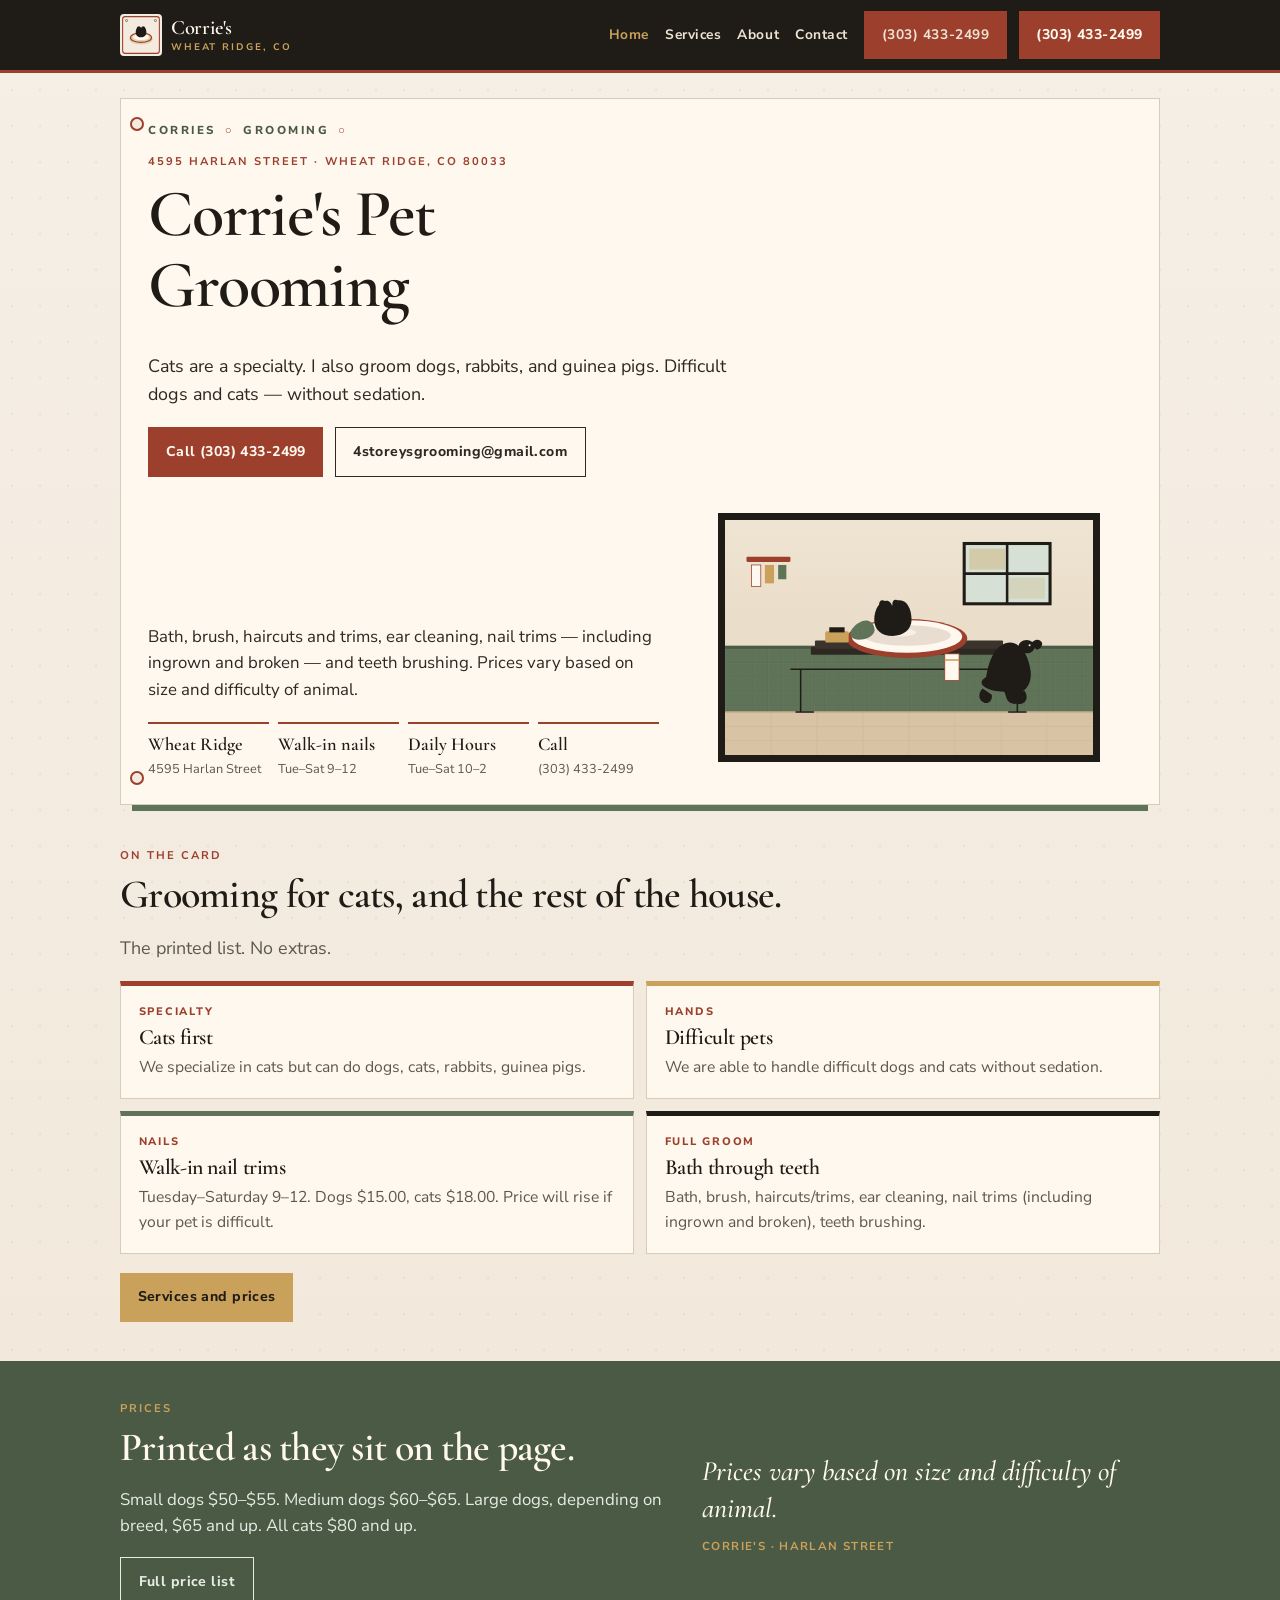
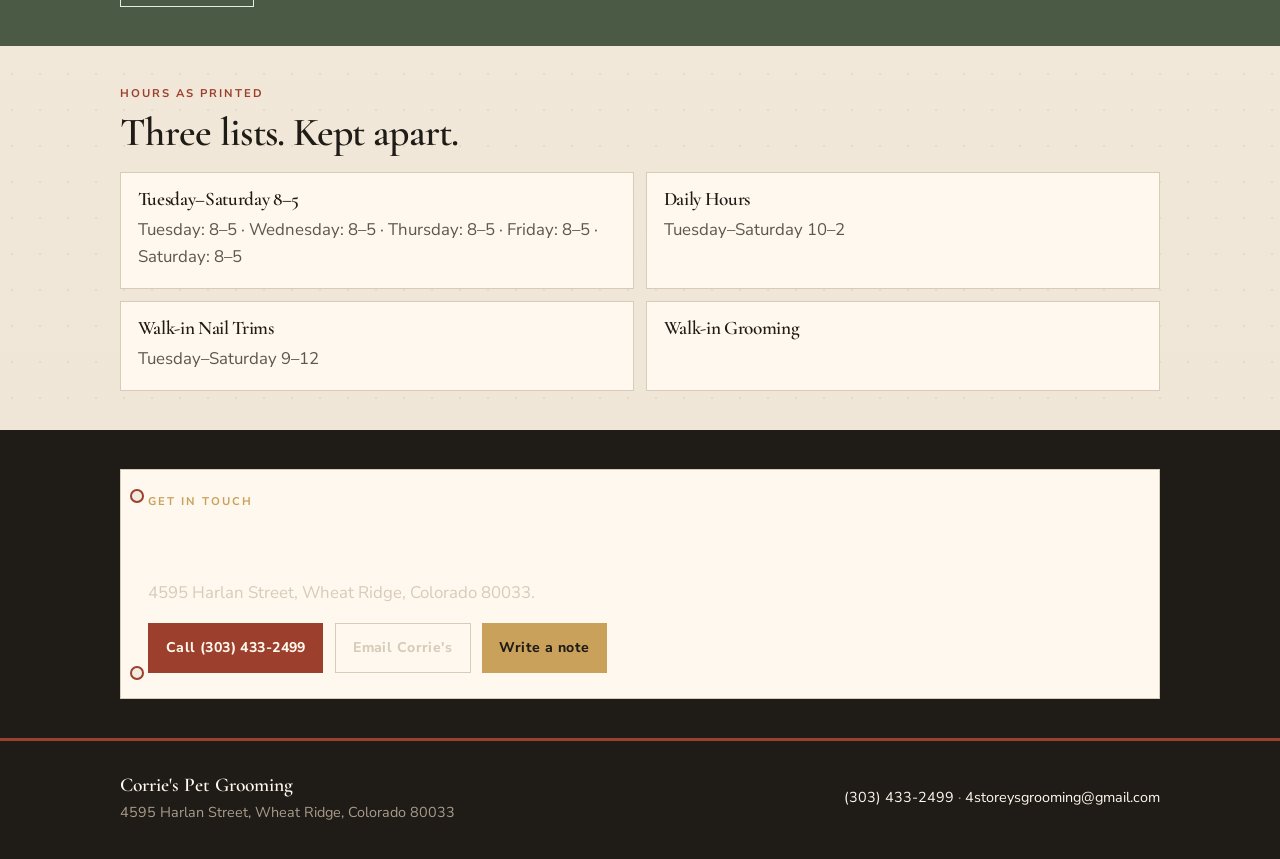
<file: index.html>
<!DOCTYPE html>
<html lang="en">
<head>
  <meta charset="utf-8">
  <meta name="viewport" content="width=device-width, initial-scale=1">
  <link rel="icon" href="assets/favicon.svg" type="image/svg+xml">
  <meta name="theme-color" content="#1f1b16">
  <link rel="preconnect" href="https://fonts.googleapis.com">
  <link rel="preconnect" href="https://fonts.gstatic.com" crossorigin>
  <link href="https://fonts.googleapis.com/css2?family=Cormorant+Garamond:ital,wght@0,500;0,600;1,500&family=Nunito+Sans:wght@400;700;800&display=swap" rel="stylesheet">
  <link rel="stylesheet" href="assets/styles.css">
  <title>Corrie's Pet Grooming | Wheat Ridge, CO</title>
  <meta name="description" content="Corrie's Pet Grooming in Wheat Ridge. Cats are a specialty. Dogs, rabbits, and guinea pigs too. Difficult pets without sedation. Call (303) 433-2499.">
  <script type="application/ld+json">
{"@context":"https://schema.org","@type":["LocalBusiness","PetGrooming"],"name":"Corrie's Pet Grooming","telephone":"+13034332499","email":"4storeysgrooming@gmail.com","url":"https://4storeysgrooming.wixsite.com/corriesgrooming","address":{"@type":"PostalAddress","streetAddress":"4595 Harlan Street","addressLocality":"Wheat Ridge","addressRegion":"CO","postalCode":"80033","addressCountry":"US"},"description":"Pet grooming in Wheat Ridge, Colorado. Cats are a specialty. Also dogs, rabbits, and guinea pigs. Difficult dogs and cats without sedation.","founder":{"@type":"Person","name":"Corrie"},"openingHours":"Tu-Sa 10:00-14:00"}
  </script>
</head>
<body>
  <a class="skip" href="#main">Skip to content</a>
  <header class="site-header">
    <div class="wrap header-inner">
      <a class="logo" href="index.html">
        <img src="assets/mark.svg" alt="">
        <span class="logo-word">Corrie's<span>Wheat Ridge, CO</span></span>
      </a>
      <button class="menu-toggle" type="button" aria-expanded="false" aria-label="Open menu"><span></span></button>
      <nav class="nav" aria-label="Primary">
        <a href="index.html" aria-current="page">Home</a>
        <a href="services.html">Services</a>
        <a href="about.html">About</a>
        <a href="contact.html">Contact</a>
        <a class="btn btn-clay" href="tel:+13034332499">(303) 433-2499</a>
      </nav>
      <a class="btn btn-clay header-cta" href="tel:+13034332499">(303) 433-2499</a>
    </div>
  </header>

  <main id="main">
    <section class="hero">
      <div class="wrap">
        <div class="wash-card">
          <p class="lockup">Corries <i>○</i> Grooming <i>○</i></p>
          <p class="eyebrow">4595 Harlan Street · Wheat Ridge, CO 80033</p>
          <h1>Corrie's Pet Grooming</h1>
          <p class="lede">Cats are a specialty. I also groom dogs, rabbits, and guinea pigs. Difficult dogs and cats — without sedation.</p>
          <div class="hero-actions">
            <a class="btn btn-clay" href="tel:+13034332499">Call (303) 433-2499</a>
            <a class="btn btn-ghost" href="mailto:4storeysgrooming@gmail.com">4storeysgrooming@gmail.com</a>
          </div>
          <div class="hero-grid">
            <div>
              <p>Bath, brush, haircuts and trims, ear cleaning, nail trims — including ingrown and broken — and teeth brushing. Prices vary based on size and difficulty of animal.</p>
              <div class="meta-row">
                <div><strong>Wheat Ridge</strong> 4595 Harlan Street</div>
                <div><strong>Walk-in nails</strong> Tue–Sat 9–12</div>
                <div><strong>Daily Hours</strong> Tue–Sat 10–2</div>
                <div><strong>Call</strong> (303) 433-2499</div>
              </div>
            </div>
            <figure class="basin">
              <img src="assets/hero.svg" alt="Wash table with an enamel basin, a cat, and a dog">
            </figure>
          </div>
        </div>
      </div>
    </section>

    <section>
      <div class="wrap">
        <p class="kicker">On the card</p>
        <h2>Grooming for cats, and the rest of the house.</h2>
        <p class="lede">The printed list. No extras.</p>
        <div class="cards two" style="margin-top:1.2rem">
          <article class="slip">
            <span class="tag">Specialty</span>
            <h3>Cats first</h3>
            <p>We specialize in cats but can do dogs, cats, rabbits, guinea pigs.</p>
          </article>
          <article class="slip">
            <span class="tag">Hands</span>
            <h3>Difficult pets</h3>
            <p>We are able to handle difficult dogs and cats without sedation.</p>
          </article>
          <article class="slip">
            <span class="tag">Nails</span>
            <h3>Walk-in nail trims</h3>
            <p>Tuesday–Saturday 9–12. Dogs $15.00, cats $18.00. Price will rise if your pet is difficult.</p>
          </article>
          <article class="slip">
            <span class="tag">Full groom</span>
            <h3>Bath through teeth</h3>
            <p>Bath, brush, haircuts/trims, ear cleaning, nail trims (including ingrown and broken), teeth brushing.</p>
          </article>
        </div>
        <p class="actions" style="margin-top:1.2rem"><a class="btn btn-wheat" href="services.html">Services and prices</a></p>
      </div>
    </section>

    <section class="band-sage">
      <div class="wrap split">
        <div>
          <p class="kicker">Prices</p>
          <h2>Printed as they sit on the page.</h2>
          <p>Small dogs $50–$55. Medium dogs $60–$65. Large dogs, depending on breed, $65 and up. All cats $80 and up.</p>
          <p class="actions"><a class="btn btn-ghost" href="services.html">Full price list</a></p>
        </div>
        <blockquote class="quote">
          Prices vary based on size and difficulty of animal.
          <cite>Corrie's · Harlan Street</cite>
        </blockquote>
      </div>
    </section>

    <section>
      <div class="wrap">
        <p class="kicker">Hours as printed</p>
        <h2>Three lists. Kept apart.</h2>
        <div class="hours-grid" style="margin-top:1.1rem">
          <div class="hours-block">
            <h3>Tuesday–Saturday 8–5</h3>
            <p>Tuesday: 8–5 · Wednesday: 8–5 · Thursday: 8–5 · Friday: 8–5 · Saturday: 8–5</p>
          </div>
          <div class="hours-block">
            <h3>Daily Hours</h3>
            <p>Tuesday–Saturday 10–2</p>
          </div>
          <div class="hours-block">
            <h3>Walk-in Nail Trims</h3>
            <p>Tuesday–Saturday 9–12</p>
          </div>
          <div class="hours-block">
            <h3>Walk-in Grooming</h3>
          </div>
        </div>
      </div>
    </section>

    <section class="band-ink">
      <div class="wrap wash-card" style="box-shadow:none">
        <p class="kicker">Get in touch</p>
        <h2>Call the shop.</h2>
        <p>4595 Harlan Street, Wheat Ridge, Colorado 80033.</p>
        <p class="actions">
          <a class="btn btn-clay" href="tel:+13034332499">Call (303) 433-2499</a>
          <a class="btn btn-ghost" href="mailto:4storeysgrooming@gmail.com">Email Corrie's</a>
          <a class="btn btn-wheat" href="contact.html">Write a note</a>
        </p>
      </div>
    </section>
  </main>

  <footer class="site-footer">
    <div class="wrap footer-inner">
      <div>
        <div class="footer-brand">Corrie's Pet Grooming</div>
        <p>4595 Harlan Street, Wheat Ridge, Colorado 80033</p>
      </div>
      <p>
        <a href="tel:+13034332499">(303) 433-2499</a> ·
        <a href="mailto:4storeysgrooming@gmail.com">4storeysgrooming@gmail.com</a>
      </p>
    </div>
  </footer>
  <nav class="dock" aria-label="Quick contact">
    <a href="tel:+13034332499">Call (303) 433-2499</a>
    <a href="mailto:4storeysgrooming@gmail.com">Email us</a>
  </nav>
  <script src="assets/site.js"></script>
</body>
</html>
</file>
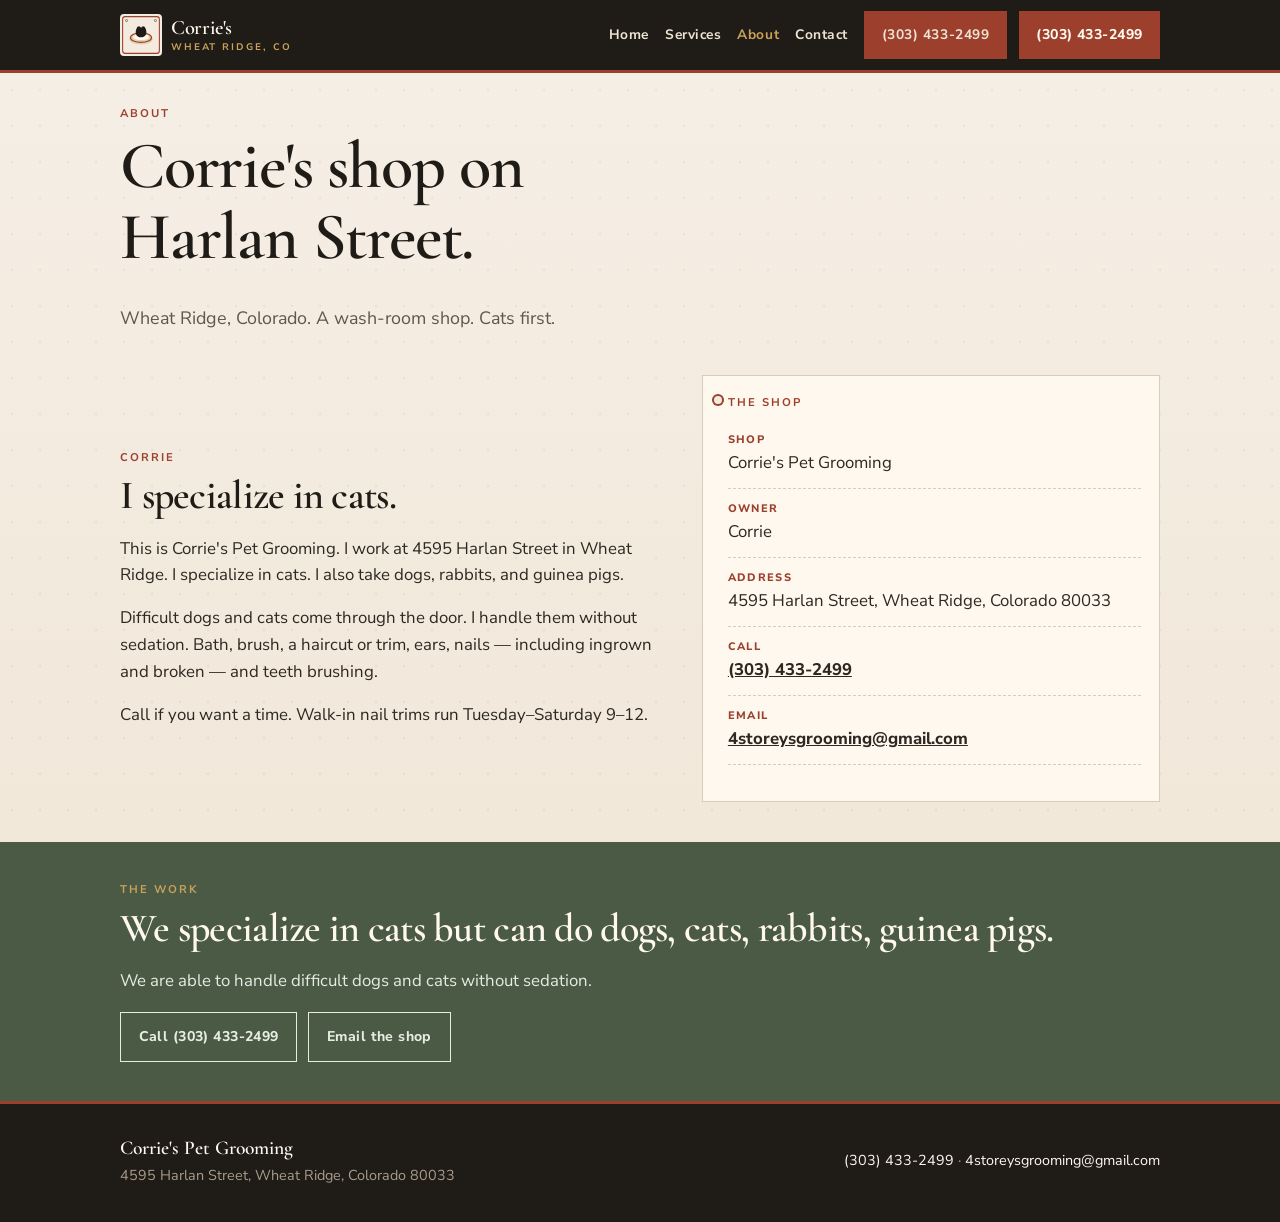
<file: about.html>
<!DOCTYPE html>
<html lang="en">
<head>
  <meta charset="utf-8">
  <meta name="viewport" content="width=device-width, initial-scale=1">
  <link rel="icon" href="assets/favicon.svg" type="image/svg+xml">
  <meta name="theme-color" content="#1f1b16">
  <link rel="preconnect" href="https://fonts.googleapis.com">
  <link rel="preconnect" href="https://fonts.gstatic.com" crossorigin>
  <link href="https://fonts.googleapis.com/css2?family=Cormorant+Garamond:ital,wght@0,500;0,600;1,500&family=Nunito+Sans:wght@400;700;800&display=swap" rel="stylesheet">
  <link rel="stylesheet" href="assets/styles.css">
  <title>About Corrie | Corrie's Pet Grooming — Wheat Ridge</title>
  <meta name="description" content="Corrie's Pet Grooming on Harlan Street in Wheat Ridge. Corrie grooms cats as a specialty, and dogs, rabbits, and guinea pigs.">
</head>
<body>
  <a class="skip" href="#main">Skip to content</a>
  <header class="site-header">
    <div class="wrap header-inner">
      <a class="logo" href="index.html">
        <img src="assets/mark.svg" alt="">
        <span class="logo-word">Corrie's<span>Wheat Ridge, CO</span></span>
      </a>
      <button class="menu-toggle" type="button" aria-expanded="false" aria-label="Open menu"><span></span></button>
      <nav class="nav" aria-label="Primary">
        <a href="index.html">Home</a>
        <a href="services.html">Services</a>
        <a href="about.html" aria-current="page">About</a>
        <a href="contact.html">Contact</a>
        <a class="btn btn-clay" href="tel:+13034332499">(303) 433-2499</a>
      </nav>
      <a class="btn btn-clay header-cta" href="tel:+13034332499">(303) 433-2499</a>
    </div>
  </header>

  <main id="main">
    <section class="page-hero">
      <div class="wrap">
        <p class="eyebrow">About</p>
        <h1>Corrie's shop on Harlan Street.</h1>
        <p class="lede">Wheat Ridge, Colorado. A wash-room shop. Cats first.</p>
      </div>
    </section>

    <section>
      <div class="wrap split">
        <div>
          <p class="kicker">Corrie</p>
          <h2>I specialize in cats.</h2>
          <p>This is Corrie's Pet Grooming. I work at 4595 Harlan Street in Wheat Ridge. I specialize in cats. I also take dogs, rabbits, and guinea pigs.</p>
          <p>Difficult dogs and cats come through the door. I handle them without sedation. Bath, brush, a haircut or trim, ears, nails — including ingrown and broken — and teeth brushing.</p>
          <p>Call if you want a time. Walk-in nail trims run Tuesday–Saturday 9–12.</p>
        </div>
        <div class="fact">
          <p class="kicker">The shop</p>
          <ul class="contact-list">
            <li><span>Shop</span>Corrie's Pet Grooming</li>
            <li><span>Owner</span>Corrie</li>
            <li><span>Address</span>4595 Harlan Street, Wheat Ridge, Colorado 80033</li>
            <li><span>Call</span><a href="tel:+13034332499">(303) 433-2499</a></li>
            <li><span>Email</span><a href="mailto:4storeysgrooming@gmail.com">4storeysgrooming@gmail.com</a></li>
          </ul>
        </div>
      </div>
    </section>

    <section class="band-sage">
      <div class="wrap">
        <p class="kicker">The work</p>
        <h2>We specialize in cats but can do dogs, cats, rabbits, guinea pigs.</h2>
        <p>We are able to handle difficult dogs and cats without sedation.</p>
        <p class="actions" style="margin-top:1.1rem">
          <a class="btn btn-ghost" href="tel:+13034332499">Call (303) 433-2499</a>
          <a class="btn btn-ghost" href="mailto:4storeysgrooming@gmail.com">Email the shop</a>
        </p>
      </div>
    </section>
  </main>

  <footer class="site-footer">
    <div class="wrap footer-inner">
      <div>
        <div class="footer-brand">Corrie's Pet Grooming</div>
        <p>4595 Harlan Street, Wheat Ridge, Colorado 80033</p>
      </div>
      <p>
        <a href="tel:+13034332499">(303) 433-2499</a> ·
        <a href="mailto:4storeysgrooming@gmail.com">4storeysgrooming@gmail.com</a>
      </p>
    </div>
  </footer>
  <nav class="dock" aria-label="Quick contact">
    <a href="tel:+13034332499">Call (303) 433-2499</a>
    <a href="mailto:4storeysgrooming@gmail.com">Email us</a>
  </nav>
  <script src="assets/site.js"></script>
</body>
</html>
</file>
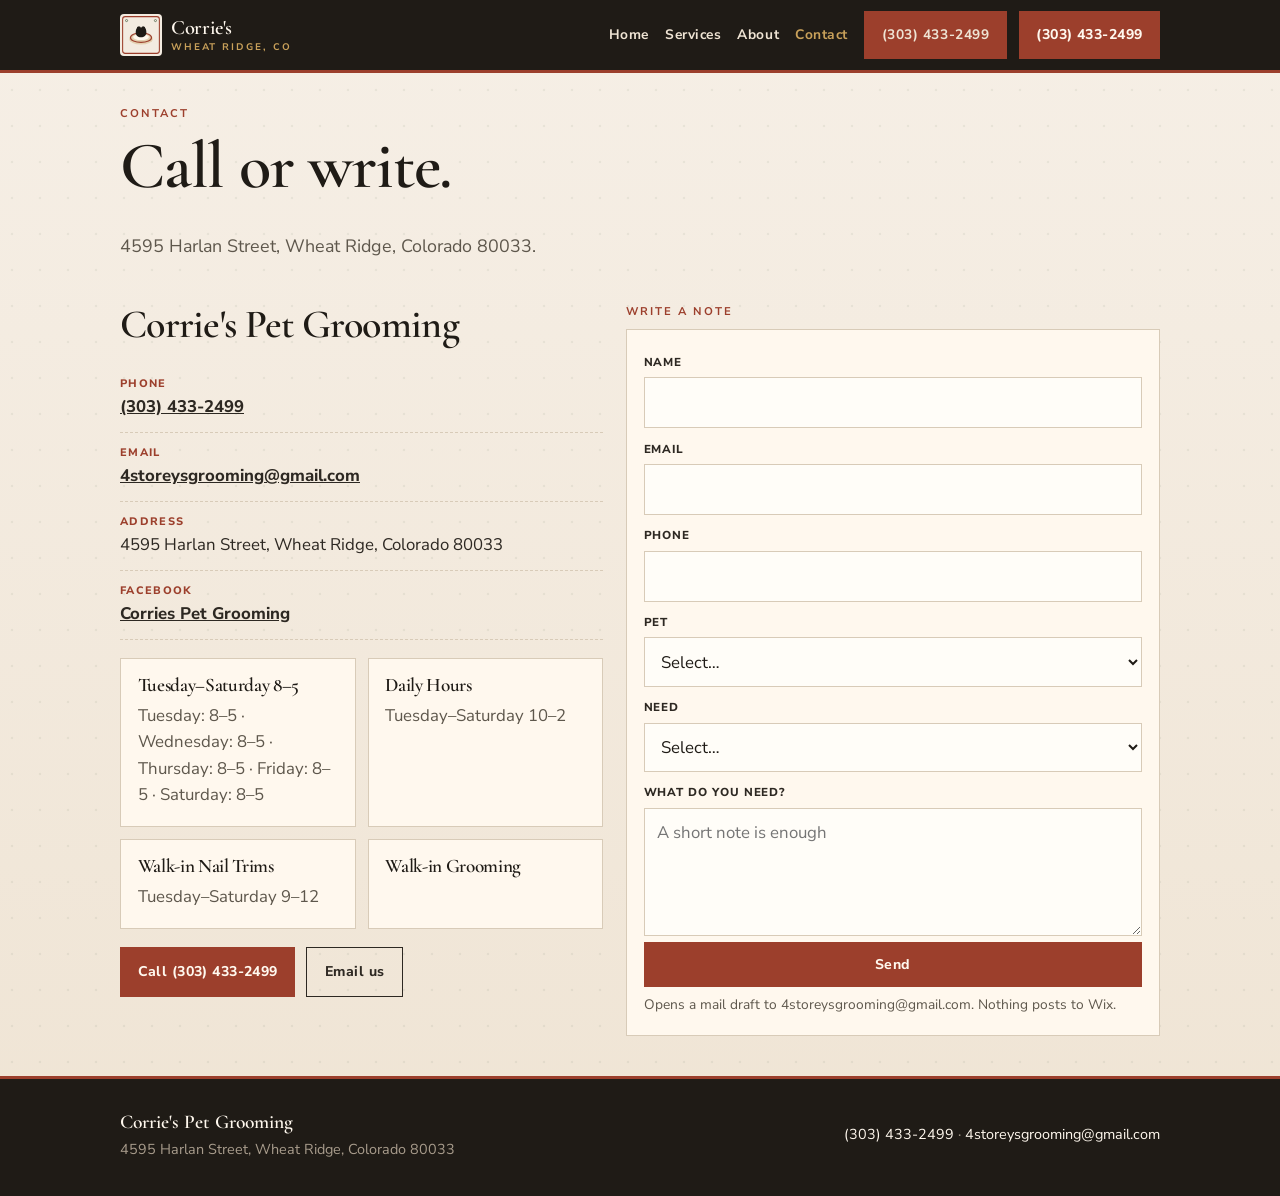
<file: contact.html>
<!DOCTYPE html>
<html lang="en">
<head>
  <meta charset="utf-8">
  <meta name="viewport" content="width=device-width, initial-scale=1">
  <link rel="icon" href="assets/favicon.svg" type="image/svg+xml">
  <meta name="theme-color" content="#1f1b16">
  <link rel="preconnect" href="https://fonts.googleapis.com">
  <link rel="preconnect" href="https://fonts.gstatic.com" crossorigin>
  <link href="https://fonts.googleapis.com/css2?family=Cormorant+Garamond:ital,wght@0,500;0,600;1,500&family=Nunito+Sans:wght@400;700;800&display=swap" rel="stylesheet">
  <link rel="stylesheet" href="assets/styles.css">
  <title>Contact | Corrie's Pet Grooming — Wheat Ridge</title>
  <meta name="description" content="Call (303) 433-2499 or email 4storeysgrooming@gmail.com. 4595 Harlan Street, Wheat Ridge, CO 80033. Corrie's Pet Grooming.">
</head>
<body>
  <a class="skip" href="#main">Skip to content</a>
  <header class="site-header">
    <div class="wrap header-inner">
      <a class="logo" href="index.html">
        <img src="assets/mark.svg" alt="">
        <span class="logo-word">Corrie's<span>Wheat Ridge, CO</span></span>
      </a>
      <button class="menu-toggle" type="button" aria-expanded="false" aria-label="Open menu"><span></span></button>
      <nav class="nav" aria-label="Primary">
        <a href="index.html">Home</a>
        <a href="services.html">Services</a>
        <a href="about.html">About</a>
        <a href="contact.html" aria-current="page">Contact</a>
        <a class="btn btn-clay" href="tel:+13034332499">(303) 433-2499</a>
      </nav>
      <a class="btn btn-clay header-cta" href="tel:+13034332499">(303) 433-2499</a>
    </div>
  </header>

  <main id="main">
    <section class="page-hero">
      <div class="wrap">
        <p class="eyebrow">Contact</p>
        <h1>Call or write.</h1>
        <p class="lede">4595 Harlan Street, Wheat Ridge, Colorado 80033.</p>
      </div>
    </section>

    <section>
      <div class="wrap contact-grid">
        <div>
          <h2>Corrie's Pet Grooming</h2>
          <ul class="contact-list">
            <li><span>Phone</span><a href="tel:+13034332499">(303) 433-2499</a></li>
            <li><span>Email</span><a href="mailto:4storeysgrooming@gmail.com">4storeysgrooming@gmail.com</a></li>
            <li><span>Address</span>4595 Harlan Street, Wheat Ridge, Colorado 80033</li>
            <li><span>Facebook</span><a href="https://www.facebook.com/Corries-Pet-Grooming-1125382540939950/" rel="noopener">Corries Pet Grooming</a></li>
          </ul>
          <div class="hours-grid">
            <div class="hours-block">
              <h3>Tuesday–Saturday 8–5</h3>
              <p>Tuesday: 8–5 · Wednesday: 8–5 · Thursday: 8–5 · Friday: 8–5 · Saturday: 8–5</p>
            </div>
            <div class="hours-block">
              <h3>Daily Hours</h3>
              <p>Tuesday–Saturday 10–2</p>
            </div>
            <div class="hours-block">
              <h3>Walk-in Nail Trims</h3>
              <p>Tuesday–Saturday 9–12</p>
            </div>
            <div class="hours-block">
              <h3>Walk-in Grooming</h3>
            </div>
          </div>
          <p class="actions" style="margin-top:1.1rem">
            <a class="btn btn-clay" href="tel:+13034332499">Call (303) 433-2499</a>
            <a class="btn btn-ghost" href="mailto:4storeysgrooming@gmail.com">Email us</a>
          </p>
        </div>
        <div>
          <p class="kicker">Write a note</p>
          <form data-quote-form>
            <label for="name">Name</label>
            <input id="name" name="name" autocomplete="name">
            <label for="email">Email</label>
            <input id="email" name="email" type="email" required autocomplete="email">
            <label for="phone">Phone</label>
            <input id="phone" name="phone" type="tel" autocomplete="tel">
            <label for="pet">Pet</label>
            <select id="pet" name="pet">
              <option value="">Select…</option>
              <option>Cat</option>
              <option>Dog</option>
              <option>Rabbit</option>
              <option>Guinea pig</option>
            </select>
            <label for="need">Need</label>
            <select id="need" name="need">
              <option value="">Select…</option>
              <option>Nail trim</option>
              <option>Grooming</option>
              <option>Walk-in nail trim</option>
              <option>A question</option>
            </select>
            <label for="message">What do you need?</label>
            <textarea id="message" name="message" placeholder="A short note is enough"></textarea>
            <button class="btn btn-clay" type="submit">Send</button>
            <p class="note">Opens a mail draft to 4storeysgrooming@gmail.com. Nothing posts to Wix.</p>
          </form>
        </div>
      </div>
    </section>
  </main>

  <footer class="site-footer">
    <div class="wrap footer-inner">
      <div>
        <div class="footer-brand">Corrie's Pet Grooming</div>
        <p>4595 Harlan Street, Wheat Ridge, Colorado 80033</p>
      </div>
      <p>
        <a href="tel:+13034332499">(303) 433-2499</a> ·
        <a href="mailto:4storeysgrooming@gmail.com">4storeysgrooming@gmail.com</a>
      </p>
    </div>
  </footer>
  <nav class="dock" aria-label="Quick contact">
    <a href="tel:+13034332499">Call (303) 433-2499</a>
    <a href="mailto:4storeysgrooming@gmail.com">Email us</a>
  </nav>
  <script src="assets/site.js"></script>
</body>
</html>
</file>
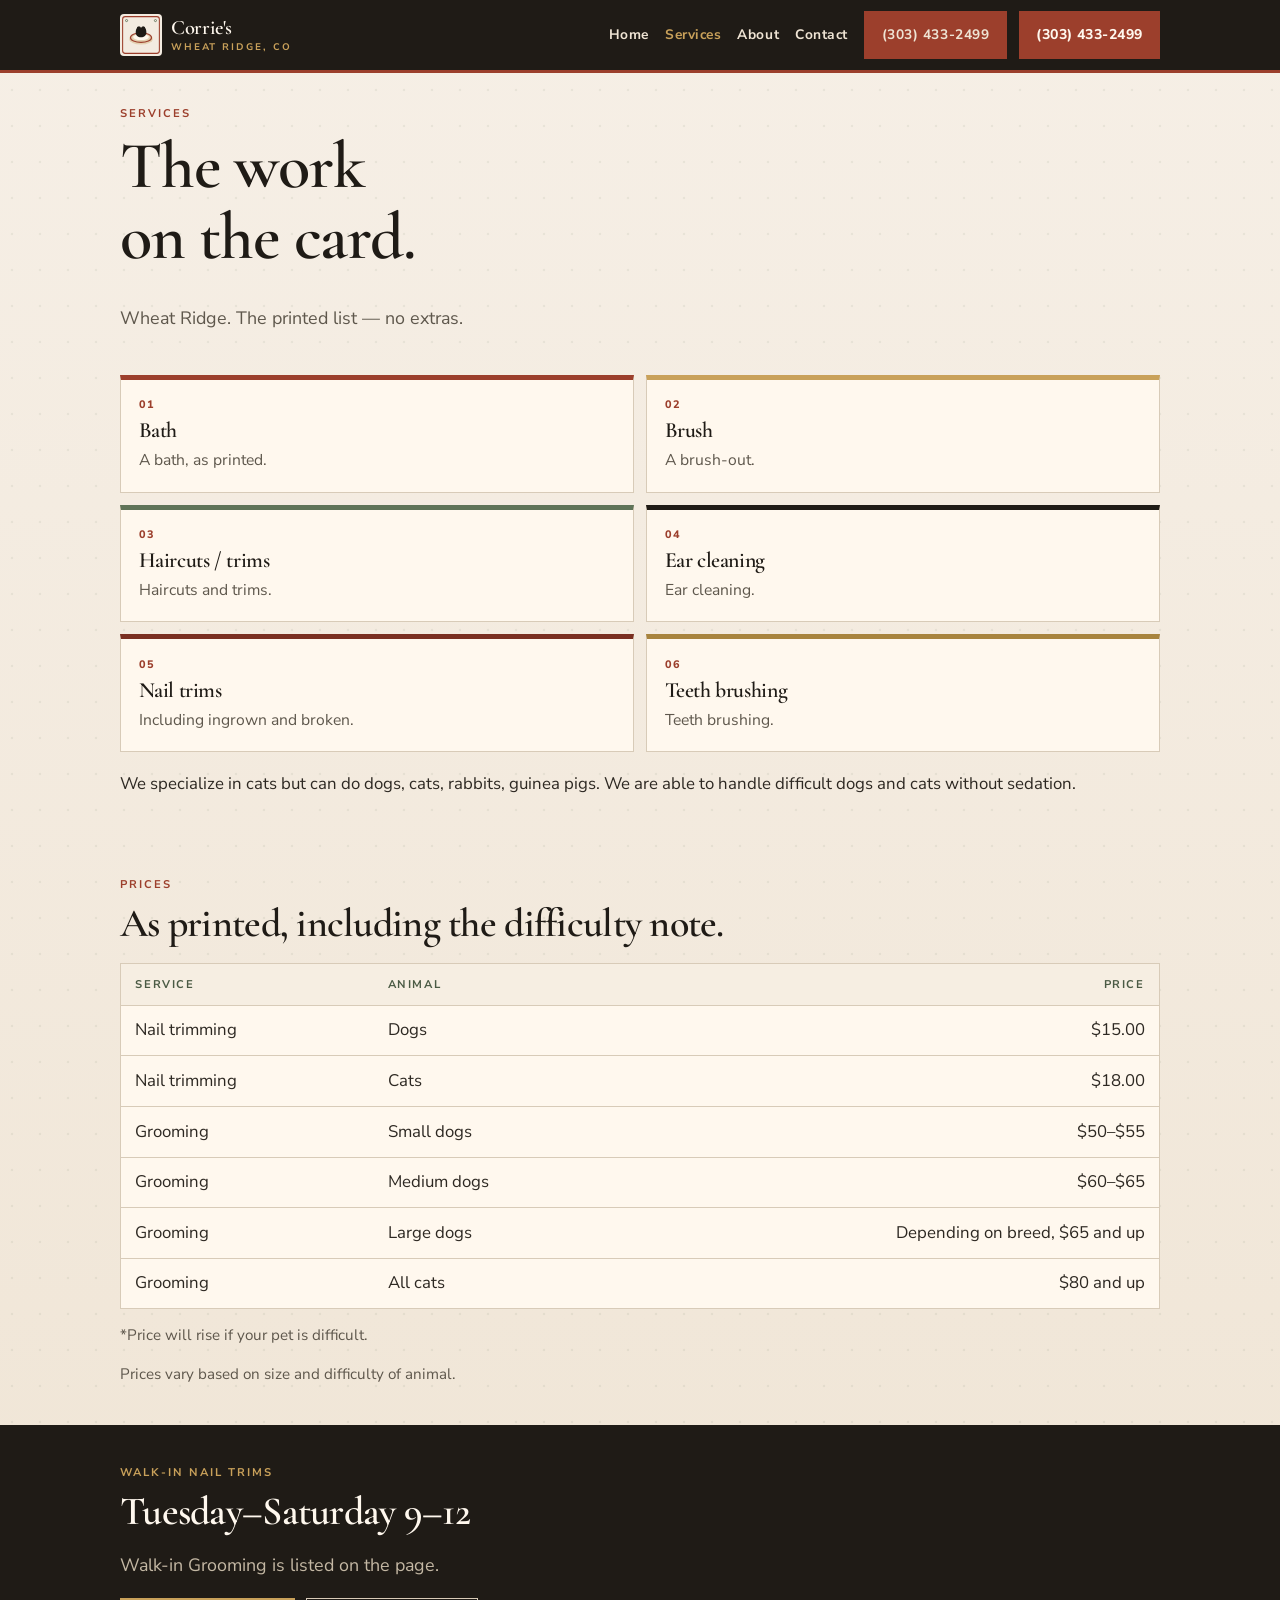
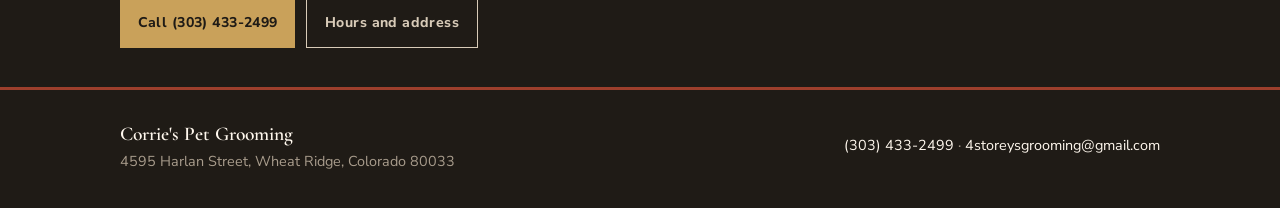
<file: services.html>
<!DOCTYPE html>
<html lang="en">
<head>
  <meta charset="utf-8">
  <meta name="viewport" content="width=device-width, initial-scale=1">
  <link rel="icon" href="assets/favicon.svg" type="image/svg+xml">
  <meta name="theme-color" content="#1f1b16">
  <link rel="preconnect" href="https://fonts.googleapis.com">
  <link rel="preconnect" href="https://fonts.gstatic.com" crossorigin>
  <link href="https://fonts.googleapis.com/css2?family=Cormorant+Garamond:ital,wght@0,500;0,600;1,500&family=Nunito+Sans:wght@400;700;800&display=swap" rel="stylesheet">
  <link rel="stylesheet" href="assets/styles.css">
  <title>Services and prices | Corrie's Pet Grooming</title>
  <meta name="description" content="Bath, brush, haircuts, ear cleaning, nail trims, teeth brushing. Printed prices for dogs and cats. Corrie's Pet Grooming, Wheat Ridge. (303) 433-2499.">
</head>
<body>
  <a class="skip" href="#main">Skip to content</a>
  <header class="site-header">
    <div class="wrap header-inner">
      <a class="logo" href="index.html">
        <img src="assets/mark.svg" alt="">
        <span class="logo-word">Corrie's<span>Wheat Ridge, CO</span></span>
      </a>
      <button class="menu-toggle" type="button" aria-expanded="false" aria-label="Open menu"><span></span></button>
      <nav class="nav" aria-label="Primary">
        <a href="index.html">Home</a>
        <a href="services.html" aria-current="page">Services</a>
        <a href="about.html">About</a>
        <a href="contact.html">Contact</a>
        <a class="btn btn-clay" href="tel:+13034332499">(303) 433-2499</a>
      </nav>
      <a class="btn btn-clay header-cta" href="tel:+13034332499">(303) 433-2499</a>
    </div>
  </header>

  <main id="main">
    <section class="page-hero">
      <div class="wrap">
        <p class="eyebrow">Services</p>
        <h1>The work on the card.</h1>
        <p class="lede">Wheat Ridge. The printed list — no extras.</p>
      </div>
    </section>

    <section>
      <div class="wrap">
        <div class="cards two">
          <article class="slip">
            <span class="tag">01</span>
            <h3>Bath</h3>
            <p>A bath, as printed.</p>
          </article>
          <article class="slip">
            <span class="tag">02</span>
            <h3>Brush</h3>
            <p>A brush-out.</p>
          </article>
          <article class="slip">
            <span class="tag">03</span>
            <h3>Haircuts / trims</h3>
            <p>Haircuts and trims.</p>
          </article>
          <article class="slip">
            <span class="tag">04</span>
            <h3>Ear cleaning</h3>
            <p>Ear cleaning.</p>
          </article>
          <article class="slip">
            <span class="tag">05</span>
            <h3>Nail trims</h3>
            <p>Including ingrown and broken.</p>
          </article>
          <article class="slip">
            <span class="tag">06</span>
            <h3>Teeth brushing</h3>
            <p>Teeth brushing.</p>
          </article>
        </div>
        <p style="margin-top:1.2rem">We specialize in cats but can do dogs, cats, rabbits, guinea pigs. We are able to handle difficult dogs and cats without sedation.</p>
      </div>
    </section>

    <section>
      <div class="wrap">
        <p class="kicker">Prices</p>
        <h2>As printed, including the difficulty note.</h2>
        <table class="price-table">
          <thead>
            <tr><th>Service</th><th>Animal</th><th>Price</th></tr>
          </thead>
          <tbody>
            <tr><td>Nail trimming</td><td>Dogs</td><td>$15.00</td></tr>
            <tr><td>Nail trimming</td><td>Cats</td><td>$18.00</td></tr>
            <tr><td>Grooming</td><td>Small dogs</td><td>$50–$55</td></tr>
            <tr><td>Grooming</td><td>Medium dogs</td><td>$60–$65</td></tr>
            <tr><td>Grooming</td><td>Large dogs</td><td>Depending on breed, $65 and up</td></tr>
            <tr><td>Grooming</td><td>All cats</td><td>$80 and up</td></tr>
          </tbody>
        </table>
        <p class="price-note">*Price will rise if your pet is difficult.</p>
        <p class="price-note">Prices vary based on size and difficulty of animal.</p>
      </div>
    </section>

    <section class="band-ink">
      <div class="wrap">
        <p class="kicker">Walk-in Nail Trims</p>
        <h2>Tuesday–Saturday 9–12</h2>
        <p class="lede">Walk-in Grooming is listed on the page.</p>
        <p class="actions" style="margin-top:1.1rem">
          <a class="btn btn-wheat" href="tel:+13034332499">Call (303) 433-2499</a>
          <a class="btn btn-ghost" href="contact.html">Hours and address</a>
        </p>
      </div>
    </section>
  </main>

  <footer class="site-footer">
    <div class="wrap footer-inner">
      <div>
        <div class="footer-brand">Corrie's Pet Grooming</div>
        <p>4595 Harlan Street, Wheat Ridge, Colorado 80033</p>
      </div>
      <p>
        <a href="tel:+13034332499">(303) 433-2499</a> ·
        <a href="mailto:4storeysgrooming@gmail.com">4storeysgrooming@gmail.com</a>
      </p>
    </div>
  </footer>
  <nav class="dock" aria-label="Quick contact">
    <a href="tel:+13034332499">Call (303) 433-2499</a>
    <a href="mailto:4storeysgrooming@gmail.com">Email us</a>
  </nav>
  <script src="assets/site.js"></script>
</body>
</html>
</file>
<file: assets/styles.css>
/* Corrie's Pet Grooming — Harlan Street wash card.
   Enamel cream, clay rust, wheat gold, deep ink, sage.
   Cormorant Garamond + Nunito Sans. */

:root {
  --enamel: #f3ebe0;
  --card: #fff8ee;
  --clay: #9c3f2c;
  --clay-deep: #7a2f21;
  --wheat: #c9a15a;
  --wheat-deep: #a8843e;
  --ink: #1f1b16;
  --ink-2: #2d2822;
  --sage: #5f7358;
  --sage-deep: #4a5a44;
  --mute: #5e574c;
  --rule: #d8cbb8;
  --wrap: min(1040px, calc(100% - 1.4rem));
  --display: "Cormorant Garamond", "Palatino Linotype", Palatino, serif;
  --sans: "Nunito Sans", "Segoe UI", sans-serif;
}

*, *::before, *::after { box-sizing: border-box; }
html { scroll-behavior: smooth; }
body {
  margin: 0;
  font-family: var(--sans);
  color: var(--ink-2);
  background-color: var(--enamel);
  background-image:
    radial-gradient(circle at 12px 18px, rgba(95, 115, 88, 0.09) 1.4px, transparent 1.6px),
    linear-gradient(180deg, #f6efe6 0%, #efe4d4 100%);
  background-size: 28px 36px, auto;
  line-height: 1.58;
  font-size: 1.05rem;
  -webkit-font-smoothing: antialiased;
  padding-bottom: 4.7rem;
}
@media (min-width: 760px) {
  body { padding-bottom: 0; }
}
img, svg { max-width: 100%; height: auto; display: block; }
a { color: inherit; }
h1, h2, h3 {
  font-family: var(--display);
  font-weight: 600;
  letter-spacing: -0.018em;
  line-height: 1.08;
  margin: 0 0 0.45em;
  text-wrap: balance;
  color: var(--ink);
}
h1 { font-size: clamp(2.25rem, 7.4vw, 4.15rem); }
h2 { font-size: clamp(1.7rem, 4.2vw, 2.5rem); }
h3 { font-size: 1.36rem; }
p { margin: 0 0 1em; }
p:last-child { margin-bottom: 0; }

.skip {
  position: absolute; left: -999px; top: 0;
  background: var(--clay); color: #fff8ee;
  padding: 0.5rem 0.8rem; z-index: 100;
}
.skip:focus { left: 0.5rem; top: 0.5rem; }
.wrap { width: var(--wrap); margin-inline: auto; }

.eyebrow, .kicker {
  font-family: var(--sans);
  font-weight: 700;
  text-transform: uppercase;
  letter-spacing: 0.18em;
  font-size: 0.7rem;
  color: var(--clay);
  margin: 0 0 0.5rem;
}
.lede {
  font-size: 1.12rem;
  color: var(--mute);
  max-width: 38rem;
}

.site-header {
  position: sticky; top: 0; z-index: 40;
  background: var(--ink);
  color: var(--card);
  border-bottom: 3px solid var(--clay);
}
.header-inner {
  display: flex; align-items: center; gap: 0.65rem; min-height: 70px;
}
.logo {
  display: flex; align-items: center; gap: 0.55rem;
  text-decoration: none; color: var(--card); min-width: 0;
}
.logo img, .logo svg { width: 42px; height: 42px; flex-shrink: 0; }
.logo-word {
  font-family: var(--display);
  font-size: 1.28rem;
  line-height: 1.02;
  letter-spacing: -0.01em;
  font-weight: 600;
}
.logo-word span {
  display: block;
  font-family: var(--sans);
  font-size: 0.6rem;
  letter-spacing: 0.2em;
  text-transform: uppercase;
  color: var(--wheat);
  font-weight: 700;
  margin-top: 0.2rem;
}
.nav { margin-left: auto; display: flex; align-items: center; gap: 1rem; }
.nav a {
  text-decoration: none;
  font-family: var(--sans);
  font-weight: 700;
  letter-spacing: 0.04em;
  font-size: 0.86rem;
  color: #efe4d4;
}
.nav a[aria-current="page"], .nav a:hover { color: var(--wheat); }
.header-cta { margin-left: 0.1rem; }
.menu-toggle {
  display: none; margin-left: auto; width: 44px; height: 44px;
  border: 1px solid #4a433a; background: transparent; cursor: pointer;
}
.menu-toggle span,
.menu-toggle span::before,
.menu-toggle span::after {
  display: block; width: 18px; height: 2px; background: #fff8ee;
  margin: 0 auto; position: relative; content: "";
}
.menu-toggle span::before { position: absolute; top: -6px; }
.menu-toggle span::after { position: absolute; top: 6px; }

.btn {
  display: inline-flex; align-items: center; justify-content: center;
  text-decoration: none; border: 0; cursor: pointer;
  font-family: var(--sans);
  font-weight: 750;
  letter-spacing: 0.03em;
  font-size: 0.88rem;
  padding: 0.82rem 1.1rem;
  min-height: 44px;
  transition: transform 0.14s ease, background 0.14s ease;
}
.btn:hover { transform: translateY(-1px); }
.btn-clay { background: var(--clay); color: #fff8ee; }
.btn-clay:hover { background: var(--clay-deep); }
.btn-wheat { background: var(--wheat); color: var(--ink); }
.btn-wheat:hover { background: var(--wheat-deep); color: #fff8ee; }
.btn-ghost {
  background: transparent; color: inherit;
  border: 1.5px solid currentColor;
}

.hero-actions, .actions { display: flex; flex-wrap: wrap; gap: 0.7rem; }

.hero { padding: 1.55rem 0 0.2rem; }
.wash-card {
  background: var(--card);
  border: 1px solid var(--rule);
  padding: 1.4rem 1.2rem 1.55rem 1.7rem;
  position: relative;
  box-shadow: 0 18px 0 -12px var(--sage);
}
.wash-card::before,
.wash-card::after {
  content: "";
  position: absolute;
  left: 0.55rem;
  width: 14px; height: 14px;
  border-radius: 50%;
  background: var(--enamel);
  box-shadow: inset 0 0 0 2px var(--clay);
}
.wash-card::before { top: 1.15rem; }
.wash-card::after { bottom: 1.15rem; }
.hero h1 { max-width: 12ch; }
.hero .lede { color: var(--ink-2); }
.hero-grid {
  display: grid;
  gap: 1.2rem;
  margin-top: 1.2rem;
}
.basin {
  background: var(--ink);
  padding: 0.45rem;
}
.basin img, .basin svg { width: 100%; }
.lockup {
  display: flex;
  align-items: center;
  gap: 0.55rem;
  margin: 0 0 0.85rem;
  font-size: 0.72rem;
  letter-spacing: 0.22em;
  text-transform: uppercase;
  font-weight: 800;
  color: var(--sage-deep);
}
.lockup i {
  font-style: normal;
  color: var(--clay);
}

.meta-row {
  display: grid;
  grid-template-columns: 1fr 1fr;
  gap: 0.55rem;
  margin-top: 1.15rem;
}
.meta-row div {
  border-top: 2px solid var(--clay);
  padding-top: 0.4rem;
  font-size: 0.8rem;
  color: var(--mute);
}
.meta-row strong {
  display: block;
  font-family: var(--display);
  font-size: 1.14rem;
  font-weight: 600;
  color: var(--ink);
}

section { padding: 2.45rem 0; }
.band-sage {
  background: var(--sage-deep);
  color: #e6ece3;
}
.band-sage h2, .band-sage h3 { color: #fff8ee; }
.band-sage .kicker { color: var(--wheat); }
.band-sage .lede { color: #c9d4c4; }
.band-ink {
  background: var(--ink);
  color: #d8cbb8;
}
.band-ink h2 { color: #fff8ee; }
.band-ink .kicker { color: var(--wheat); }
.band-ink .lede { color: #c4b8a4; }

.split { display: grid; gap: 1.4rem; }
@media (min-width: 820px) {
  .hero-grid { grid-template-columns: 1.05fr 0.95fr; align-items: end; }
  .split { grid-template-columns: 1.1fr 0.9fr; align-items: center; }
  .meta-row { grid-template-columns: repeat(4, 1fr); }
}

.cards { display: grid; gap: 0.75rem; }
@media (min-width: 700px) {
  .cards.two { grid-template-columns: repeat(2, 1fr); }
}

.slip {
  background: var(--card);
  border: 1px solid var(--rule);
  padding: 1.05rem 1.1rem 1.15rem;
  border-top: 5px solid var(--clay);
}
.slip:nth-child(2) { border-top-color: var(--wheat); }
.slip:nth-child(3) { border-top-color: var(--sage); }
.slip:nth-child(4) { border-top-color: var(--ink); }
.slip:nth-child(5) { border-top-color: var(--clay-deep); }
.slip:nth-child(6) { border-top-color: var(--wheat-deep); }
.slip h3 { margin: 0.15rem 0 0.35rem; }
.slip p { color: var(--mute); font-size: 0.98rem; }
.slip .tag {
  display: block;
  font-size: 0.68rem;
  letter-spacing: 0.16em;
  text-transform: uppercase;
  font-weight: 800;
  color: var(--clay);
  margin-bottom: 0.35rem;
}

.price-table {
  width: 100%;
  border-collapse: collapse;
  background: var(--card);
  border: 1px solid var(--rule);
}
.price-table th, .price-table td {
  text-align: left;
  padding: 0.72rem 0.9rem;
  border-bottom: 1px solid var(--rule);
  vertical-align: top;
}
.price-table th {
  font-size: 0.7rem;
  letter-spacing: 0.14em;
  text-transform: uppercase;
  color: var(--sage-deep);
  background: #f6eee2;
}
.price-table td:last-child, .price-table th:last-child { text-align: right; }
.price-note {
  margin-top: 0.85rem;
  font-size: 0.95rem;
  color: var(--mute);
}

.hours-block {
  background: var(--card);
  border: 1px solid var(--rule);
  padding: 1rem 1.05rem 1.1rem;
}
.hours-block h3 {
  font-size: 1.2rem;
  margin-bottom: 0.45rem;
}
.hours-block p { color: var(--mute); }
.hours-grid { display: grid; gap: 0.75rem; }
@media (min-width: 700px) {
  .hours-grid { grid-template-columns: 1fr 1fr; }
}

.quote {
  font-family: var(--display);
  font-size: clamp(1.28rem, 2.8vw, 1.75rem);
  line-height: 1.32;
  color: #fff8ee;
  margin: 0;
  font-style: italic;
  font-weight: 500;
}
.quote cite {
  display: block;
  margin-top: 0.75rem;
  font-family: var(--sans);
  font-style: normal;
  font-size: 0.72rem;
  letter-spacing: 0.12em;
  text-transform: uppercase;
  color: var(--wheat);
  font-weight: 700;
}

.fact {
  background: var(--card);
  border: 1px solid var(--rule);
  padding: 1.15rem 1.1rem 1.2rem 1.55rem;
  position: relative;
}
.fact::before {
  content: "";
  position: absolute;
  left: 0.55rem; top: 1.15rem;
  width: 12px; height: 12px;
  border-radius: 50%;
  background: var(--enamel);
  box-shadow: inset 0 0 0 2px var(--clay);
}

.contact-list { list-style: none; padding: 0; margin: 0 0 1.1rem; }
.contact-list li {
  padding: 0.7rem 0;
  border-bottom: 1px dashed var(--rule);
}
.contact-list span {
  display: block;
  font-weight: 800;
  text-transform: uppercase;
  letter-spacing: 0.12em;
  font-size: 0.68rem;
  color: var(--clay);
  margin-bottom: 0.12rem;
}
.contact-list a { font-weight: 750; }

form {
  display: grid; gap: 0.4rem;
  background: var(--card);
  border: 1px solid var(--rule);
  padding: 1.15rem 1.05rem 1.25rem;
}
label {
  font-weight: 800;
  letter-spacing: 0.08em;
  font-size: 0.72rem;
  text-transform: uppercase;
  margin-top: 0.3rem;
}
input, textarea, select {
  font: inherit;
  padding: 0.7rem 0.75rem;
  border: 1px solid var(--rule);
  background: #fffdf8;
  color: var(--ink);
  width: 100%;
  min-height: 44px;
}
textarea { min-height: 8rem; resize: vertical; }
.note { font-size: 0.86rem; color: var(--mute); }
.contact-grid { display: grid; gap: 1.4rem; }
@media (min-width: 820px) {
  .contact-grid { grid-template-columns: 0.95fr 1.05fr; align-items: start; }
}

.page-hero { padding: 2rem 0 0.2rem; }
.page-hero h1 { max-width: 14ch; }

.site-footer {
  background: var(--ink);
  color: #a89c8c;
  padding: 1.8rem 0 2.2rem;
  font-size: 0.9rem;
  border-top: 3px solid var(--clay);
}
.site-footer a { color: #fff8ee; text-decoration: none; }
.site-footer a:hover { text-decoration: underline; }
.footer-inner {
  display: flex; flex-wrap: wrap; gap: 0.7rem 1.3rem;
  justify-content: space-between; align-items: center;
}
.footer-brand {
  font-family: var(--display);
  color: #fff8ee;
  font-size: 1.22rem;
  font-weight: 600;
}

.dock {
  position: fixed; left: 0; right: 0; bottom: 0; z-index: 50;
  display: grid; grid-template-columns: 1fr 1fr;
  background: var(--ink);
  border-top: 3px solid var(--clay);
}
.dock a {
  text-decoration: none;
  color: #fff8ee;
  font-weight: 800;
  letter-spacing: 0.03em;
  font-size: 0.86rem;
  min-height: 52px;
  display: flex; align-items: center; justify-content: center;
}
.dock a:first-child { background: var(--clay); }
@media (min-width: 760px) { .dock { display: none; } }

@media (max-width: 759px) {
  .menu-toggle { display: block; }
  .header-cta { display: none; }
  .nav {
    display: none;
    position: absolute; left: 0; right: 0; top: 100%;
    background: #1f1b16;
    flex-direction: column; align-items: stretch;
    padding: 0.7rem 1rem 1rem;
    gap: 0;
    border-bottom: 3px solid var(--clay);
  }
  .nav.is-open { display: flex; }
  .nav a { padding: 0.8rem 0.15rem; border-bottom: 1px solid #4a433a; }
  .nav .btn { margin-top: 0.7rem; }
}

:focus-visible {
  outline: 3px solid var(--wheat);
  outline-offset: 2px;
}
</file>
